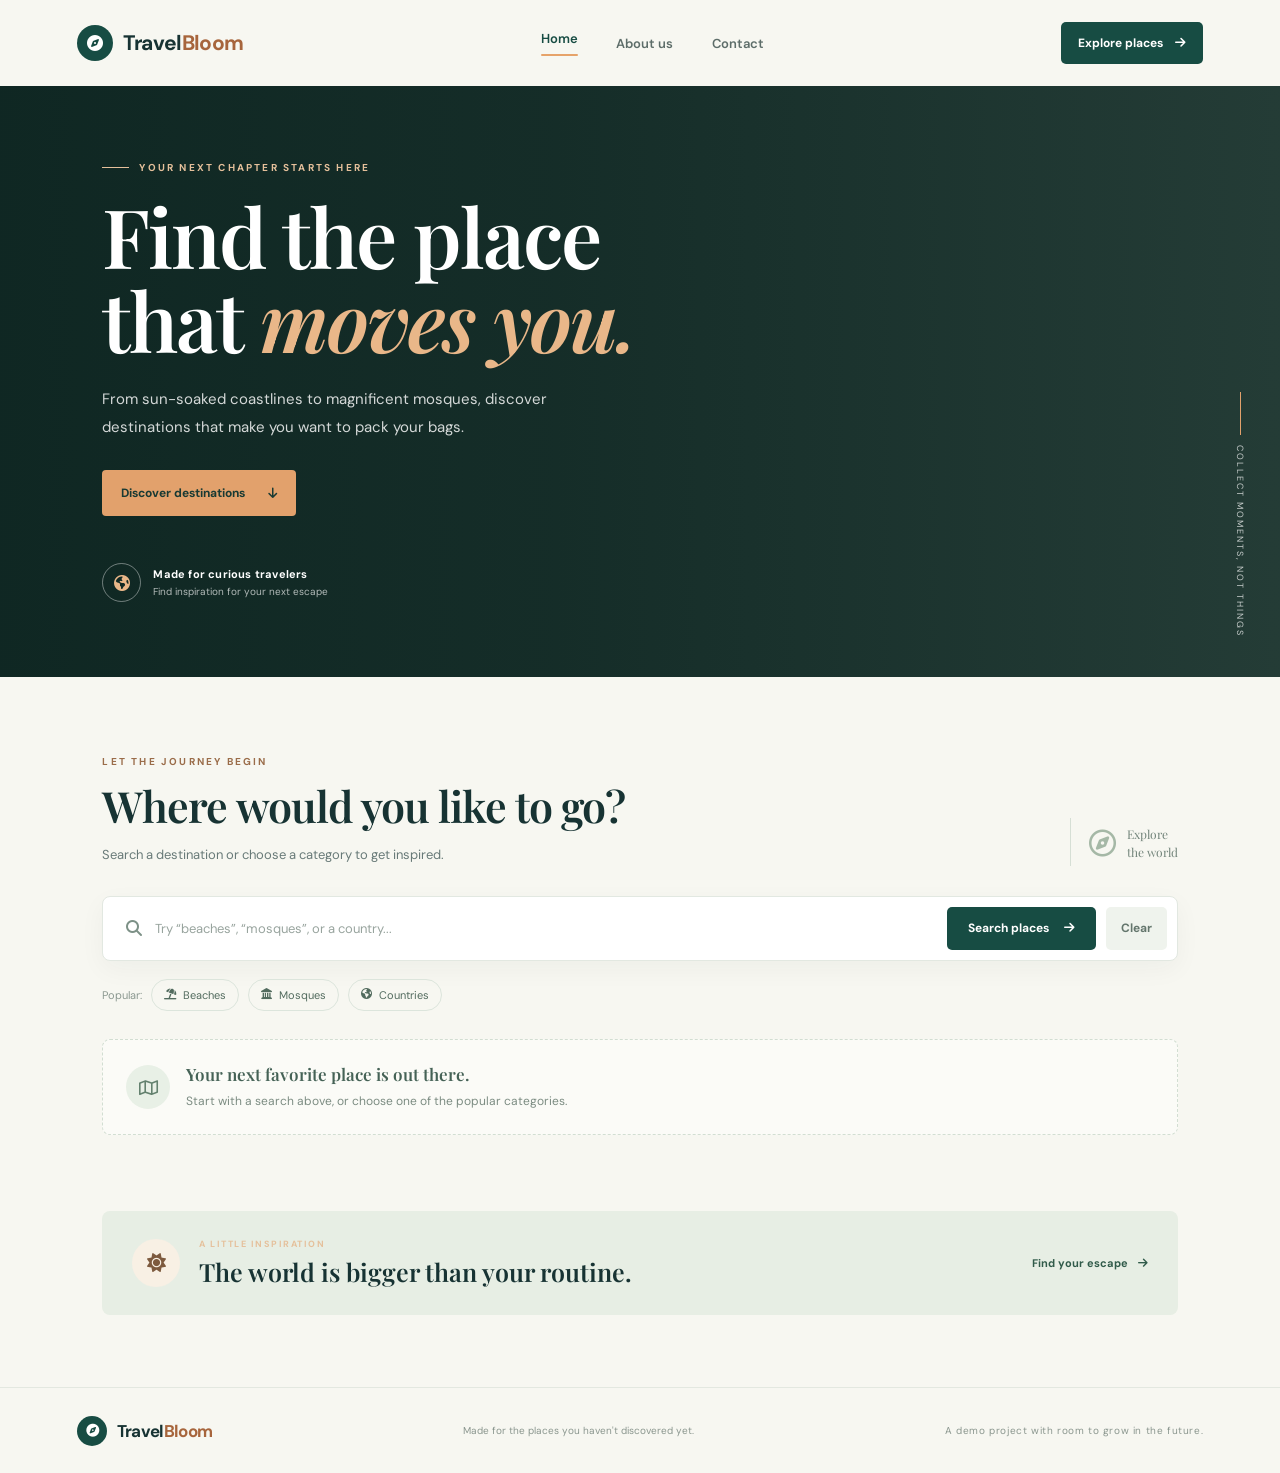
<file: index.html>
<!DOCTYPE html>
<html lang="en">
<head>
  <meta charset="UTF-8">
  <meta name="viewport" content="width=device-width, initial-scale=1.0">
  <meta name="theme-color" content="#102a2a">
  <meta name="description" content="Discover inspiring destinations, beaches, mosques, and cities with TravelBloom.">
  <title>TravelBloom — Find your next escape</title>
  <link rel="preconnect" href="https://fonts.googleapis.com">
  <link rel="preconnect" href="https://fonts.gstatic.com" crossorigin>
  <link href="https://fonts.googleapis.com/css2?family=DM+Sans:wght@400;500;600;700&family=Playfair+Display:wght@600;700&display=swap" rel="stylesheet">
  <link rel="stylesheet" href="style.css">
  <link rel="stylesheet" href="https://cdnjs.cloudflare.com/ajax/libs/font-awesome/6.5.2/css/all.min.css">
</head>
<body>
  <div class="page-shell">
    <header class="site-header">
      <a class="brand" href="index.html" aria-label="TravelBloom home">
        <span class="brand-mark"><i class="fa-solid fa-compass"></i></span>
        <span>Travel<span class="brand-accent">Bloom</span></span>
      </a>

      <button class="menu-toggle" id="menuToggle" type="button" aria-label="Toggle navigation" aria-expanded="false">
        <i class="fa-solid fa-bars"></i>
      </button>

      <nav class="main-nav" id="mainNav" aria-label="Main navigation">
        <a class="nav-link active" href="index.html">Home</a>
        <a class="nav-link" href="about.html">About us</a>
        <a class="nav-link" href="contact.html">Contact</a>
      </nav>

      <a class="header-cta" href="#discover">Explore places <i class="fa-solid fa-arrow-right"></i></a>
    </header>

    <main>
      <section class="hero" aria-labelledby="heroTitle">
        <div class="hero-overlay"></div>
        <div class="hero-content">
          <p class="eyebrow"><span class="eyebrow-line"></span> YOUR NEXT CHAPTER STARTS HERE</p>
          <h1 id="heroTitle">Find the place<br>that <em>moves you.</em></h1>
          <p class="hero-copy">From sun-soaked coastlines to magnificent mosques, discover destinations that make you want to pack your bags.</p>
          <a class="primary-button" href="#discover">Discover destinations <i class="fa-solid fa-arrow-down"></i></a>
          <div class="hero-note">
            <span class="note-icon"><i class="fa-solid fa-earth-americas"></i></span>
            <span><strong>Made for curious travelers</strong><small>Find inspiration for your next escape</small></span>
          </div>
        </div>
        <div class="hero-side-label"><span></span> COLLECT MOMENTS, NOT THINGS</div>
      </section>

      <section class="discovery-section" id="discover" aria-labelledby="discoverTitle">
        <div class="section-heading">
          <div>
            <p class="eyebrow eyebrow-dark">LET THE JOURNEY BEGIN</p>
            <h2 id="discoverTitle">Where would you like to go?</h2>
            <p class="section-subtitle">Search a destination or choose a category to get inspired.</p>
          </div>
          <div class="heading-stamp"><i class="fa-regular fa-compass"></i><span>Explore<br>the world</span></div>
        </div>

        <form class="search-panel" id="searchForm">
          <label class="search-field" for="conditionInput">
            <i class="fa-solid fa-magnifying-glass" aria-hidden="true"></i>
            <span class="visually-hidden">Search destinations</span>
            <input type="search" id="conditionInput" placeholder="Try “beaches”, “mosques”, or a country..." autocomplete="off">
          </label>
          <button class="search-button" id="btnSearch" type="submit">Search places <i class="fa-solid fa-arrow-right"></i></button>
          <button class="clear-button" id="btnClear" type="button">Clear</button>
        </form>

        <div class="quick-searches" aria-label="Popular searches">
          <span>Popular:</span>
          <button type="button" class="search-chip" data-query="beaches"><i class="fa-solid fa-umbrella-beach"></i> Beaches</button>
          <button type="button" class="search-chip" data-query="mosques"><i class="fa-solid fa-landmark"></i> Mosques</button>
          <button type="button" class="search-chip" data-query="countries"><i class="fa-solid fa-earth-americas"></i> Countries</button>
        </div>

        <div class="results-area" id="resultsArea" aria-live="polite">
          <div class="results-message" id="resultsMessage">
            <span class="message-icon"><i class="fa-regular fa-map"></i></span>
            <div><strong>Your next favorite place is out there.</strong><p>Start with a search above, or choose one of the popular categories.</p></div>
          </div>
          <div class="results-container" id="resultsContainer"></div>
        </div>
      </section>

      <section class="inspiration-strip" aria-label="Travel inspiration">
        <div class="strip-icon"><i class="fa-solid fa-sun"></i></div>
        <div><p class="eyebrow">A LITTLE INSPIRATION</p><h2>The world is bigger than your routine.</h2></div>
        <a href="#discover">Find your escape <i class="fa-solid fa-arrow-right"></i></a>
      </section>
    </main>

    <footer class="site-footer">
      <a class="brand footer-brand" href="index.html"><span class="brand-mark"><i class="fa-solid fa-compass"></i></span><span>Travel<span class="brand-accent">Bloom</span></span></a>
      <p>Made for the places you haven't discovered yet.</p>
      <span class="footer-credit">A demo project with room to grow in the future.</span>
    </footer>
  </div>
  <script src="travel_recommendation.js"></script>
</body>
</html>
</file>
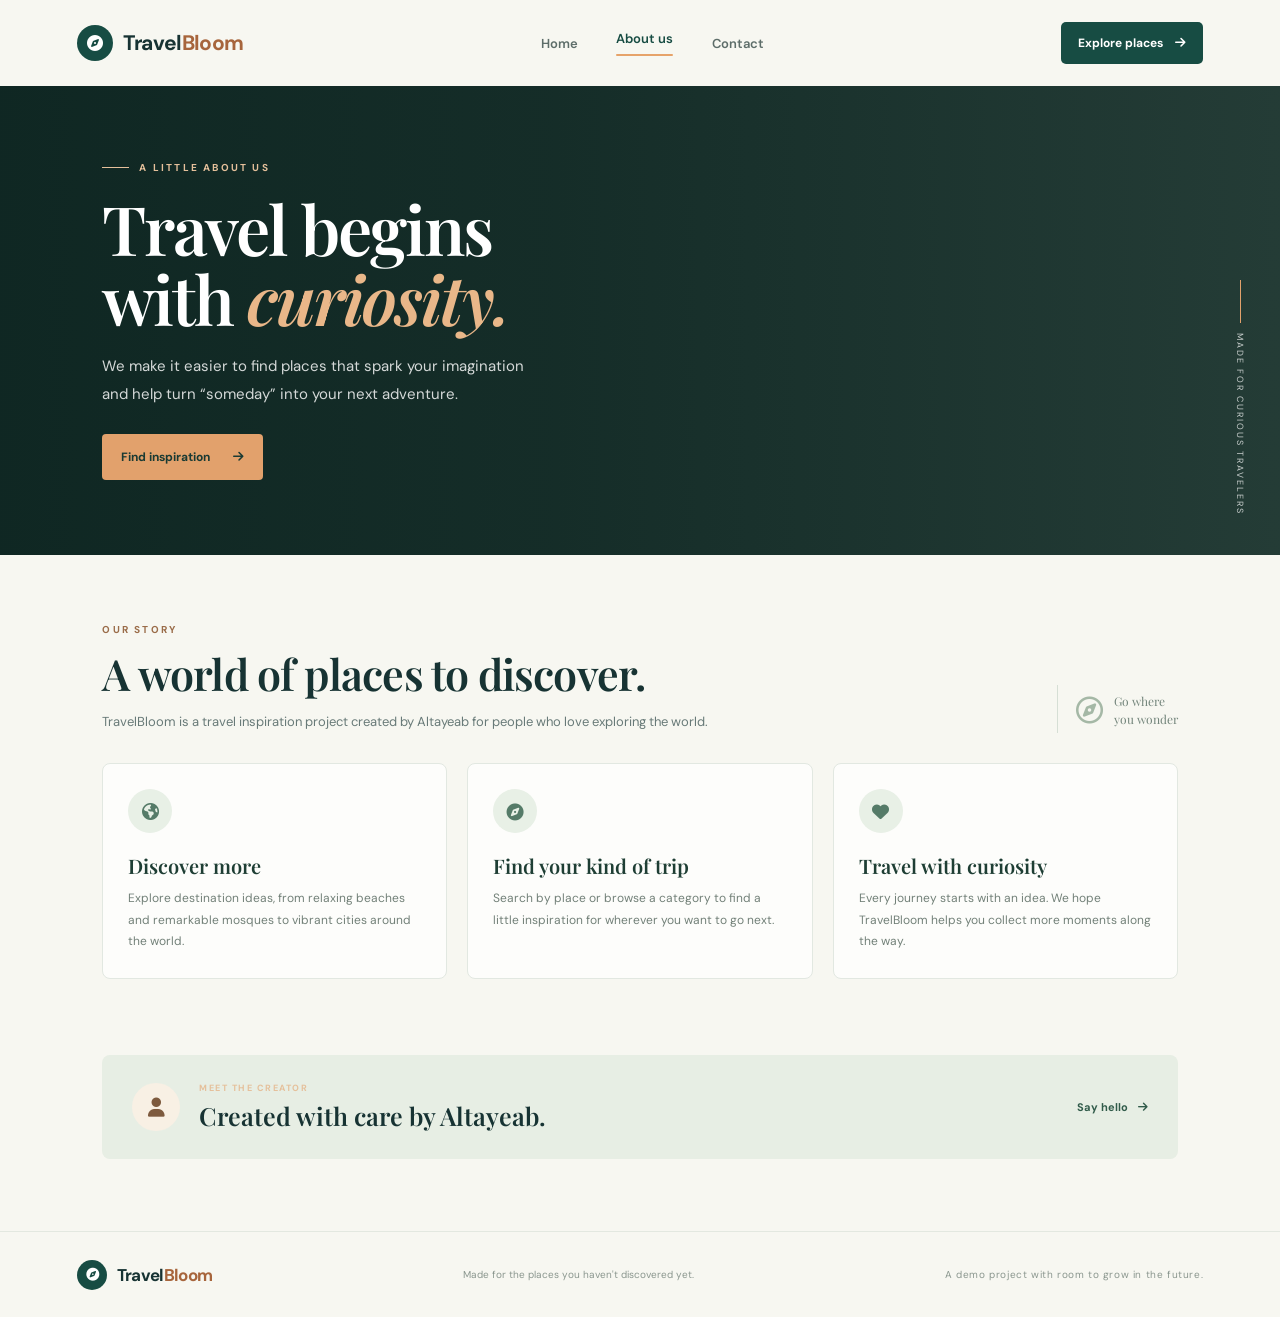
<file: about.html>
<!DOCTYPE html>
<html lang="en">
<head>
  <meta charset="UTF-8">
  <meta name="viewport" content="width=device-width, initial-scale=1.0">
  <meta name="theme-color" content="#102a2a">
  <meta name="description" content="Learn about TravelBloom, a travel inspiration project created by Altayeab.">
  <title>About us — TravelBloom</title>
  <link rel="preconnect" href="https://fonts.googleapis.com">
  <link rel="preconnect" href="https://fonts.gstatic.com" crossorigin>
  <link href="https://fonts.googleapis.com/css2?family=DM+Sans:wght@400;500;600;700&family=Playfair+Display:wght@600;700&display=swap" rel="stylesheet">
  <link rel="stylesheet" href="style.css">
  <link rel="stylesheet" href="https://cdnjs.cloudflare.com/ajax/libs/font-awesome/6.5.2/css/all.min.css">
</head>
<body>
  <div class="page-shell">
    <header class="site-header">
      <a class="brand" href="index.html" aria-label="TravelBloom home">
        <span class="brand-mark"><i class="fa-solid fa-compass"></i></span>
        <span>Travel<span class="brand-accent">Bloom</span></span>
      </a>
      <button class="menu-toggle" id="menuToggle" type="button" aria-label="Toggle navigation" aria-expanded="false">
        <i class="fa-solid fa-bars"></i>
      </button>
      <nav class="main-nav" id="mainNav" aria-label="Main navigation">
        <a class="nav-link" href="index.html">Home</a>
        <a class="nav-link active" href="about.html" aria-current="page">About us</a>
        <a class="nav-link" href="contact.html">Contact</a>
      </nav>
      <a class="header-cta" href="index.html#discover">Explore places <i class="fa-solid fa-arrow-right"></i></a>
    </header>

    <main>
      <section class="hero page-hero" aria-labelledby="aboutTitle">
        <div class="hero-overlay"></div>
        <div class="hero-content">
          <p class="eyebrow"><span class="eyebrow-line"></span> A LITTLE ABOUT US</p>
          <h1 id="aboutTitle">Travel begins<br>with <em>curiosity.</em></h1>
          <p class="hero-copy">We make it easier to find places that spark your imagination and help turn “someday” into your next adventure.</p>
          <a class="primary-button" href="index.html#discover">Find inspiration <i class="fa-solid fa-arrow-right"></i></a>
        </div>
        <div class="hero-side-label"><span></span> MADE FOR CURIOUS TRAVELERS</div>
      </section>

      <section class="discovery-section about-content" aria-labelledby="storyTitle">
        <div class="section-heading">
          <div>
            <p class="eyebrow eyebrow-dark">OUR STORY</p>
            <h2 id="storyTitle">A world of places to discover.</h2>
            <p class="section-subtitle">TravelBloom is a travel inspiration project created by Altayeab for people who love exploring the world.</p>
          </div>
          <div class="heading-stamp"><i class="fa-regular fa-compass"></i><span>Go where<br>you wonder</span></div>
        </div>

        <div class="about-grid">
          <article class="about-card">
            <span class="about-card-icon"><i class="fa-solid fa-earth-americas"></i></span>
            <h3>Discover more</h3>
            <p>Explore destination ideas, from relaxing beaches and remarkable mosques to vibrant cities around the world.</p>
          </article>
          <article class="about-card">
            <span class="about-card-icon"><i class="fa-solid fa-compass"></i></span>
            <h3>Find your kind of trip</h3>
            <p>Search by place or browse a category to find a little inspiration for wherever you want to go next.</p>
          </article>
          <article class="about-card">
            <span class="about-card-icon"><i class="fa-solid fa-heart"></i></span>
            <h3>Travel with curiosity</h3>
            <p>Every journey starts with an idea. We hope TravelBloom helps you collect more moments along the way.</p>
          </article>
        </div>
      </section>

      <section class="inspiration-strip about-founder" aria-label="About the creator">
        <div class="strip-icon"><i class="fa-solid fa-user"></i></div>
        <div><p class="eyebrow">MEET THE CREATOR</p><h2>Created with care by Altayeab.</h2></div>
        <a href="contact.html">Say hello <i class="fa-solid fa-arrow-right"></i></a>
      </section>
    </main>

    <footer class="site-footer">
      <a class="brand footer-brand" href="index.html"><span class="brand-mark"><i class="fa-solid fa-compass"></i></span><span>Travel<span class="brand-accent">Bloom</span></span></a>
      <p>Made for the places you haven't discovered yet.</p>
      <span class="footer-credit">A demo project with room to grow in the future.</span>
    </footer>
  </div>
  <script>
    const menuToggle = document.getElementById("menuToggle");
    const mainNav = document.getElementById("mainNav");
    menuToggle.addEventListener("click", () => {
      const isOpen = mainNav.classList.toggle("is-open");
      menuToggle.setAttribute("aria-expanded", String(isOpen));
      menuToggle.innerHTML = isOpen
        ? '<i class="fa-solid fa-xmark"></i>'
        : '<i class="fa-solid fa-bars"></i>';
    });
  </script>
</body>
</html>
</file>
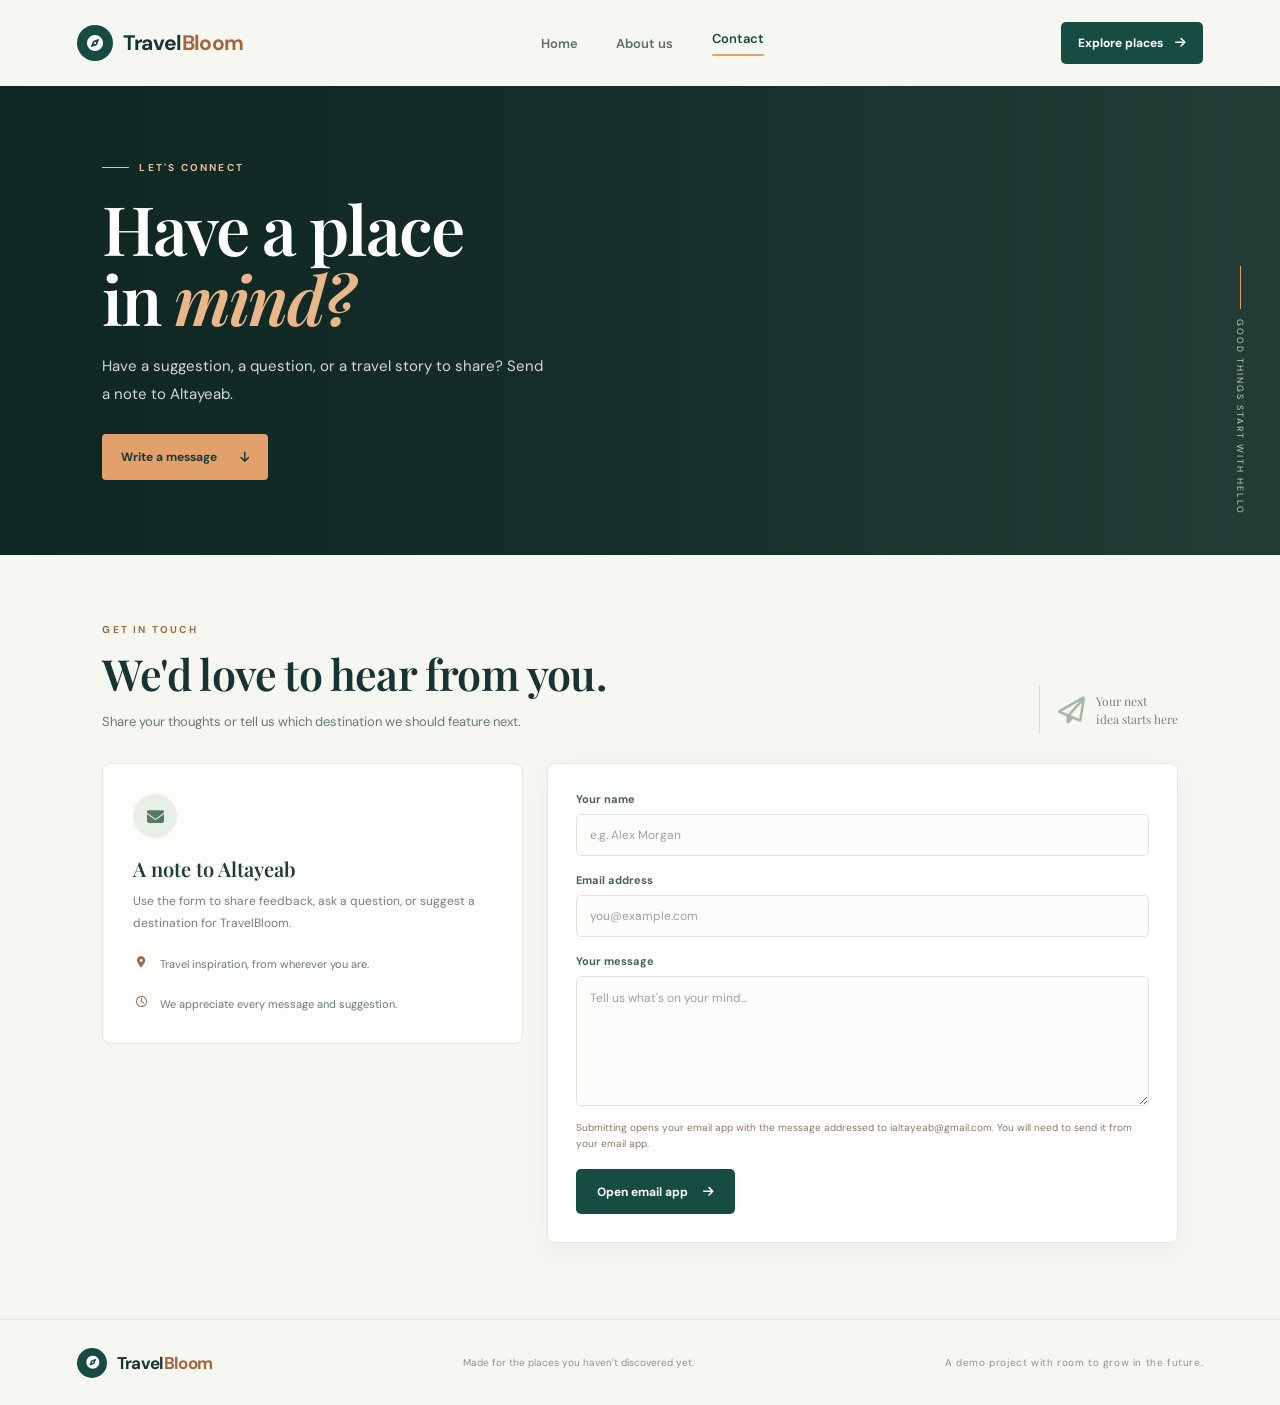
<file: contact.html>
<!DOCTYPE html>
<html lang="en">
<head>
  <meta charset="UTF-8">
  <meta name="viewport" content="width=device-width, initial-scale=1.0">
  <meta name="theme-color" content="#102a2a">
  <meta name="description" content="Get in touch with Altayeab about TravelBloom and your travel inspiration.">
  <title>Contact — TravelBloom</title>
  <link rel="preconnect" href="https://fonts.googleapis.com">
  <link rel="preconnect" href="https://fonts.gstatic.com" crossorigin>
  <link href="https://fonts.googleapis.com/css2?family=DM+Sans:wght@400;500;600;700&family=Playfair+Display:wght@600;700&display=swap" rel="stylesheet">
  <link rel="stylesheet" href="style.css">
  <link rel="stylesheet" href="https://cdnjs.cloudflare.com/ajax/libs/font-awesome/6.5.2/css/all.min.css">
</head>
<body>
  <div class="page-shell">
    <header class="site-header">
      <a class="brand" href="index.html" aria-label="TravelBloom home">
        <span class="brand-mark"><i class="fa-solid fa-compass"></i></span>
        <span>Travel<span class="brand-accent">Bloom</span></span>
      </a>
      <button class="menu-toggle" id="menuToggle" type="button" aria-label="Toggle navigation" aria-expanded="false">
        <i class="fa-solid fa-bars"></i>
      </button>
      <nav class="main-nav" id="mainNav" aria-label="Main navigation">
        <a class="nav-link" href="index.html">Home</a>
        <a class="nav-link" href="about.html">About us</a>
        <a class="nav-link active" href="contact.html" aria-current="page">Contact</a>
      </nav>
      <a class="header-cta" href="index.html#discover">Explore places <i class="fa-solid fa-arrow-right"></i></a>
    </header>

    <main>
      <section class="hero page-hero contact-hero" aria-labelledby="contactTitle">
        <div class="hero-overlay"></div>
        <div class="hero-content">
          <p class="eyebrow"><span class="eyebrow-line"></span> LET'S CONNECT</p>
          <h1 id="contactTitle">Have a place<br>in <em>mind?</em></h1>
          <p class="hero-copy">Have a suggestion, a question, or a travel story to share? Send a note to Altayeab.</p>
          <a class="primary-button" href="#contactForm">Write a message <i class="fa-solid fa-arrow-down"></i></a>
        </div>
        <div class="hero-side-label"><span></span> GOOD THINGS START WITH HELLO</div>
      </section>

      <section class="discovery-section contact-content" aria-labelledby="contactHeading">
        <div class="section-heading">
          <div>
            <p class="eyebrow eyebrow-dark">GET IN TOUCH</p>
            <h2 id="contactHeading">We'd love to hear from you.</h2>
            <p class="section-subtitle">Share your thoughts or tell us which destination we should feature next.</p>
          </div>
          <div class="heading-stamp"><i class="fa-regular fa-paper-plane"></i><span>Your next<br>idea starts here</span></div>
        </div>

        <div class="contact-layout">
          <aside class="contact-note">
            <span class="about-card-icon"><i class="fa-solid fa-envelope"></i></span>
            <h3>A note to Altayeab</h3>
            <p>Use the form to share feedback, ask a question, or suggest a destination for TravelBloom.</p>
            <div class="contact-detail"><i class="fa-solid fa-location-dot"></i><span>Travel inspiration, from wherever you are.</span></div>
            <div class="contact-detail"><i class="fa-regular fa-clock"></i><span>We appreciate every message and suggestion.</span></div>
          </aside>

          <form class="contact-form" id="contactForm">
            <div class="form-field">
              <label for="contactName">Your name</label>
              <input id="contactName" name="name" type="text" placeholder="e.g. Alex Morgan" autocomplete="name" required>
            </div>
            <div class="form-field">
              <label for="contactEmail">Email address</label>
              <input id="contactEmail" name="email" type="email" placeholder="you@example.com" autocomplete="email" required>
            </div>
            <div class="form-field">
              <label for="contactMessage">Your message</label>
              <textarea id="contactMessage" name="message" rows="5" placeholder="Tell us what's on your mind..." required></textarea>
            </div>
            <p class="form-note">Submitting opens your email app with the message addressed to ialtayeab@gmail.com. You will need to send it from your email app.</p>
            <button class="search-button contact-submit" type="submit">Open email app <i class="fa-solid fa-arrow-right"></i></button>
            <p class="form-status" id="formStatus" role="status" hidden></p>
          </form>
        </div>
      </section>
    </main>

    <footer class="site-footer">
      <a class="brand footer-brand" href="index.html"><span class="brand-mark"><i class="fa-solid fa-compass"></i></span><span>Travel<span class="brand-accent">Bloom</span></span></a>
      <p>Made for the places you haven't discovered yet.</p>
      <span class="footer-credit">A demo project with room to grow in the future.</span>
    </footer>
  </div>
  <script>
    const menuToggle = document.getElementById("menuToggle");
    const mainNav = document.getElementById("mainNav");
    menuToggle.addEventListener("click", () => {
      const isOpen = mainNav.classList.toggle("is-open");
      menuToggle.setAttribute("aria-expanded", String(isOpen));
      menuToggle.innerHTML = isOpen
        ? '<i class="fa-solid fa-xmark"></i>'
        : '<i class="fa-solid fa-bars"></i>';
    });

    document.getElementById("contactForm").addEventListener("submit", event => {
      event.preventDefault();
      const form = event.currentTarget;
      const formData = new FormData(form);
      const subject = `TravelBloom message from ${formData.get("name")}`;
      const body = [
        `Name: ${formData.get("name")}`,
        `Email: ${formData.get("email")}`,
        "",
        "Message:",
        formData.get("message")
      ].join("\n");
      const formStatus = document.getElementById("formStatus");
      formStatus.textContent = "Your email app should open with the message prepared. Review it and press Send to deliver it.";
      formStatus.hidden = false;
      window.location.href = `mailto:ialtayeab@gmail.com?subject=${encodeURIComponent(subject)}&body=${encodeURIComponent(body)}`;
    });
  </script>
</body>
</html>
</file>
<file: style.css>
/* TravelBloom UI refresh — responsive styles */
:root {
  --ink: #173333;
  --muted: #687a78;
  --green: #174c43;
  --green-dark: #102f2b;
  --mint: #d9e9dc;
  --orange: #e6a36a;
  --paper: #f7f7f1;
  --white: #ffffff;
  --border: #e2e8e1;
  --shadow: 0 18px 55px rgba(20, 48, 43, .10);
}
* { box-sizing: border-box; }
html { scroll-behavior: smooth; scroll-padding-top: 16px; }
body {
  margin: 0;
  color: var(--ink);
  background: var(--paper);
  font-family: "DM Sans", Arial, sans-serif;
  -webkit-font-smoothing: antialiased;
}
a { color: inherit; text-decoration: none; }
button, input { font: inherit; }
button, a { -webkit-tap-highlight-color: transparent; }
button:focus-visible, a:focus-visible, input:focus-visible { outline: 3px solid #e6a36a; outline-offset: 3px; }
.page-shell { width: min(1440px, 100%); margin: 0 auto; overflow: hidden; background: var(--paper); }
.site-header {
  min-height: 86px; padding: 0 clamp(22px, 6vw, 88px); display: flex; align-items: center;
  justify-content: space-between; gap: 28px; background: rgba(247, 247, 241, .97);
}
.brand { display: inline-flex; align-items: center; gap: 10px; font-weight: 700; font-size: 21px; letter-spacing: -.7px; white-space: nowrap; }
.brand-mark { display: grid; place-items: center; width: 36px; height: 36px; border-radius: 50%; color: white; background: var(--green); font-size: 16px; }
.brand-accent { color: #a7653c; }
.main-nav { display: flex; align-items: center; gap: clamp(18px, 3vw, 40px); }
.nav-link { color: #5d6d69; font-size: 13px; font-weight: 600; transition: color .2s; }
.nav-link:hover, .nav-link.active { color: var(--green); }
.nav-link.active::after { content: ""; display: block; height: 2px; margin-top: 7px; background: var(--orange); border-radius: 2px; }
.header-cta { display: inline-flex; align-items: center; gap: 12px; background: var(--green); color: white; padding: 13px 17px; border-radius: 5px; font-size: 12px; font-weight: 700; transition: background .2s, transform .2s; }
.header-cta:hover, .primary-button:hover, .search-button:hover { background: #236657; transform: translateY(-1px); }
.menu-toggle { display: none; place-items: center; width: 44px; height: 44px; border: 0; border-radius: 5px; background: transparent; color: var(--ink); font-size: 21px; cursor: pointer; }
.menu-toggle:hover { background: #eaf0e8; }

.hero {
  min-height: 590px; position: relative; display: flex; align-items: center; padding: 75px clamp(22px, 8vw, 118px);
  color: white; isolation: isolate; background: #263e38 url("https://images.unsplash.com/photo-1476514525535-07fb3b4ae5f1?auto=format&fit=crop&w=2200&q=85") center 53%/cover no-repeat;
}
.hero-overlay { position: absolute; inset: 0; z-index: -1; background: linear-gradient(90deg, rgba(12, 36, 32, .88) 0%, rgba(12, 36, 32, .66) 43%, rgba(12, 36, 32, .08) 100%); }
.hero-content { max-width: 620px; position: relative; z-index: 1; }
.eyebrow { display: flex; align-items: center; gap: 10px; margin: 0 0 19px; color: #e5c09b; font-size: 10px; font-weight: 700; letter-spacing: 2.2px; }
.eyebrow-line { display: inline-block; width: 27px; height: 1px; background: #e5c09b; }
.hero h1 { margin: 0; font-family: "Playfair Display", Georgia, serif; font-size: clamp(48px, 6.4vw, 82px); line-height: 1.03; letter-spacing: -2px; font-weight: 600; }
.hero h1 em { color: #e9b789; font-weight: 600; }
.hero-copy { max-width: 445px; margin: 24px 0 29px; color: rgba(255,255,255,.82); font-size: 15px; line-height: 1.85; }
.primary-button { display: inline-flex; align-items: center; gap: 23px; padding: 15px 19px; border-radius: 4px; background: #e2a16c; color: #193a33; font-size: 12px; font-weight: 700; transition: .2s; }
.primary-button:hover { background: #f0b47e; color: #193a33; }
.hero-note { display: flex; align-items: center; gap: 12px; margin-top: 47px; }
.note-icon { display: grid; place-items: center; width: 39px; height: 39px; border: 1px solid rgba(255,255,255,.4); border-radius: 50%; color: #e9b789; }
.hero-note strong, .hero-note small { display: block; }
.hero-note strong { font-size: 11px; letter-spacing: .2px; }
.hero-note small { margin-top: 4px; color: rgba(255,255,255,.68); font-size: 10px; }
.hero-side-label { position: absolute; right: 34px; bottom: 40px; display: flex; align-items: center; gap: 10px; color: rgba(255,255,255,.75); font-size: 9px; letter-spacing: 2px; writing-mode: vertical-rl; }
.hero-side-label span { width: 1px; height: 43px; background: #e2a16c; }

.discovery-section { padding: 78px clamp(22px, 8vw, 118px) 76px; }
.section-heading { display: flex; align-items: end; justify-content: space-between; gap: 24px; margin-bottom: 30px; }
.eyebrow-dark { color: #9a6c49; margin-bottom: 12px; }
.section-heading h2 { margin: 0; font-family: "Playfair Display", Georgia, serif; font-size: clamp(30px, 4vw, 43px); line-height: 1.2; letter-spacing: -.8px; font-weight: 600; }
.section-subtitle { margin: 12px 0 0; color: var(--muted); font-size: 13px; line-height: 1.7; }
.heading-stamp { display: flex; align-items: center; gap: 11px; color: #a5b8a6; padding: 8px 0 5px 18px; border-left: 1px solid #d6dfd5; }
.heading-stamp i { font-size: 27px; }
.heading-stamp span { color: #73857b; font-family: "Playfair Display", Georgia, serif; font-size: 12px; line-height: 1.45; }

.search-panel { display: flex; gap: 10px; padding: 10px; background: white; border: 1px solid var(--border); border-radius: 8px; box-shadow: 0 8px 26px rgba(27, 55, 47, .045); }
.search-field { flex: 1; display: flex; align-items: center; gap: 13px; min-width: 0; padding: 0 13px; color: #7d9187; }
.search-field i { font-size: 16px; }
.search-field input { width: 100%; min-width: 0; padding: 13px 0; color: var(--ink); border: 0; outline: 0; background: transparent; font-size: 13px; }
.search-field input::placeholder { color: #98a49e; }
.search-button, .clear-button { display: inline-flex; align-items: center; justify-content: center; gap: 15px; border: 0; border-radius: 5px; cursor: pointer; font-size: 12px; font-weight: 700; transition: .2s; }
.search-button { padding: 0 21px; color: white; background: var(--green); }
.clear-button { padding: 0 15px; color: #64766d; background: #eff3ed; }
.clear-button:hover { background: #e3eae2; }
.quick-searches { display: flex; align-items: center; flex-wrap: wrap; gap: 9px; margin: 18px 0 28px; color: #8b9890; font-size: 11px; }
.search-chip { display: inline-flex; align-items: center; gap: 7px; border: 1px solid #dce5dc; border-radius: 30px; background: transparent; color: #526b5e; padding: 8px 12px; font-size: 11px; cursor: pointer; transition: .2s; }
.search-chip:hover { border-color: #a8c4ae; background: #eaf1e8; color: var(--green); }
.results-area { min-height: 80px; }
.results-message { display: flex; align-items: center; gap: 16px; padding: 23px; border: 1px dashed #d2ded2; border-radius: 8px; color: #456256; background: rgba(255,255,255,.45); }
.message-icon { display: grid; place-items: center; flex: 0 0 44px; height: 44px; border-radius: 50%; background: #e8f0e6; color: #63816e; font-size: 17px; }
.results-message strong { font-family: "Playfair Display", Georgia, serif; font-size: 17px; font-weight: 600; }
.results-message p { margin: 6px 0 0; color: #7c8c82; font-size: 12px; line-height: 1.6; }
.results-container { display: block; }
.results-grid { display: grid; grid-template-columns: repeat(3, minmax(0, 1fr)); gap: 22px; }
.destination-card { overflow: hidden; min-width: 0; border: 1px solid #e1e7df; border-radius: 8px; background: white; box-shadow: 0 8px 26px rgba(27, 55, 47, .04); transition: transform .22s, box-shadow .22s; animation: cardIn .35s ease both; }
.destination-card:hover { transform: translateY(-5px); box-shadow: var(--shadow); }
.destination-image-wrap { position: relative; height: 210px; overflow: hidden; background: #dfe8df; }
.destination-image { width: 100%; height: 100%; display: block; object-fit: cover; transition: transform .5s; }
.destination-card:hover .destination-image { transform: scale(1.04); }
.destination-tag { position: absolute; left: 13px; top: 13px; padding: 7px 10px; border-radius: 20px; color: #23473b; background: rgba(255,255,255,.92); font-size: 9px; font-weight: 700; letter-spacing: .5px; }
.destination-copy { padding: 18px 18px 20px; }
.destination-copy h3 { margin: 0 0 9px; color: #1e3e34; font-family: "Playfair Display", Georgia, serif; font-size: 21px; font-weight: 600; }
.destination-copy p { margin: 0; color: #728078; font-size: 12px; line-height: 1.75; }
.results-count { margin: 0 0 16px; color: #74867a; font-size: 12px; }
.error-message { border: 1px solid #f0d5c6; background: #fff7f2; color: #8c5337; }
.loading-message { color: #657d70; }

.inspiration-strip { display: flex; align-items: center; gap: 19px; margin: 0 clamp(22px, 8vw, 118px) 72px; padding: 27px 30px; border-radius: 8px; background: #e7eee4; }
.strip-icon { display: grid; place-items: center; flex: 0 0 48px; width: 48px; height: 48px; border-radius: 50%; color: #7d5a3e; background: #f8f0e4; font-size: 19px; }
.inspiration-strip .eyebrow { margin: 0 0 5px; font-size: 9px; letter-spacing: 1.5px; }
.inspiration-strip h2 { margin: 0; font-family: "Playfair Display", Georgia, serif; font-size: clamp(18px, 2.2vw, 25px); font-weight: 600; }
.inspiration-strip > a { display: inline-flex; align-items: center; gap: 10px; margin-left: auto; white-space: nowrap; color: #315b4a; font-size: 11px; font-weight: 700; }
.inspiration-strip > a:hover { color: #a7653c; }
.site-footer { display: flex; align-items: center; justify-content: space-between; gap: 20px; padding: 26px clamp(22px, 6vw, 88px); border-top: 1px solid #e3e8e0; }
.footer-brand { font-size: 17px; }
.footer-brand .brand-mark { width: 30px; height: 30px; font-size: 13px; }
.site-footer p, .footer-credit { color: #8a968e; font-size: 10px; }
.footer-credit { letter-spacing: .6px; }

.page-hero { min-height: 390px; }
.page-hero .hero-content { max-width: 650px; }
.page-hero h1 { font-size: clamp(45px, 5.5vw, 68px); }
.page-hero .hero-copy { margin: 20px 0 25px; }
.about-content, .contact-content { padding-top: 68px; }
.about-grid { display: grid; grid-template-columns: repeat(3, minmax(0, 1fr)); gap: 20px; }
.about-card, .contact-note {
  padding: 25px; border: 1px solid var(--border); border-radius: 8px; background: rgba(255,255,255,.72);
}
.about-card-icon { display: grid; place-items: center; width: 44px; height: 44px; border-radius: 50%; color: #557b68; background: #e8f0e6; font-size: 17px; }
.about-card h3, .contact-note h3 {
  margin: 19px 0 9px; color: #1e3e34; font-family: "Playfair Display", Georgia, serif; font-size: 20px; font-weight: 600;
}
.about-card p, .contact-note > p { margin: 0; color: #728078; font-size: 12px; line-height: 1.8; }
.about-founder { margin-top: 0; }
.contact-layout { display: grid; grid-template-columns: minmax(220px, .8fr) minmax(0, 1.2fr); gap: 24px; align-items: start; }
.contact-note { padding: 30px; }
.contact-note h3 { margin-top: 17px; }
.contact-detail { display: flex; align-items: flex-start; gap: 11px; margin-top: 21px; color: #687a78; font-size: 11px; line-height: 1.65; }
.contact-detail i { width: 16px; margin-top: 2px; color: #9a6c49; text-align: center; }
.contact-form { display: grid; gap: 17px; padding: 28px; border: 1px solid var(--border); border-radius: 8px; background: white; box-shadow: 0 8px 26px rgba(27, 55, 47, .045); }
.form-field { display: grid; gap: 8px; }
.form-field label { color: #486257; font-size: 11px; font-weight: 700; }
.form-field input, .form-field textarea {
  width: 100%; padding: 12px 13px; border: 1px solid #dce5dc; border-radius: 5px; color: var(--ink); background: #fcfdfa; font: inherit; font-size: 12px;
}
.form-field textarea { min-height: 130px; resize: vertical; line-height: 1.65; }
.form-field input::placeholder, .form-field textarea::placeholder { color: #98a49e; }
.form-note { margin: -3px 0 0; color: #8a7662; font-size: 10px; line-height: 1.6; }
.contact-submit { min-height: 45px; justify-self: start; }
.form-status { margin: 0; padding: 12px 14px; border-radius: 5px; color: #79513b; background: #fbf2e9; font-size: 11px; line-height: 1.6; }

.visually-hidden { position: absolute; width: 1px; height: 1px; padding: 0; margin: -1px; overflow: hidden; clip: rect(0,0,0,0); white-space: nowrap; border: 0; }
@keyframes cardIn { from { opacity: 0; transform: translateY(8px); } to { opacity: 1; transform: translateY(0); } }

/* Tablet layout: reduce navigation spacing and move result cards to two columns. */
@media (max-width: 900px) {
  .site-header { gap: 17px; }
  .main-nav { gap: 17px; }
  .header-cta { padding: 12px; }
  .hero { min-height: 560px; }
  .results-grid { grid-template-columns: repeat(2, minmax(0, 1fr)); }
  .destination-image-wrap { height: 190px; }
  .contact-layout { grid-template-columns: minmax(0, .85fr) minmax(0, 1.15fr); gap: 16px; }
  .contact-note, .contact-form { padding: 22px; }
}
/* Mobile layout: collapse navigation, forms, and content into touch-friendly rows. */
@media (max-width: 680px) {
  .site-header { min-height: 72px; flex-wrap: wrap; gap: 8px; padding: 0 16px; }
  .brand { font-size: 19px; }
  .menu-toggle { display: grid; margin-left: auto; }
  .header-cta { display: none; }
  .main-nav { display: none; order: 3; width: 100%; padding: 0 0 14px; }
  .main-nav.is-open { display: grid; grid-template-columns: repeat(3, minmax(0, 1fr)); gap: 6px; }
  .nav-link { padding: 10px 4px; border-radius: 4px; text-align: center; }
  .nav-link:hover, .nav-link.active { background: #eaf0e8; }
  .nav-link.active::after { width: 24px; margin: 5px auto 0; }
  .hero { min-height: 540px; padding: 54px 22px; background-position: 58% center; }
  .page-hero { min-height: 420px; }
  .page-hero .hero-content { max-width: 100%; }
  .page-hero h1 { font-size: clamp(42px, 11vw, 58px); }
  .about-content, .contact-content { padding-top: 55px; }
  .about-grid, .contact-layout { grid-template-columns: 1fr; }
  .about-grid { gap: 13px; }
  .about-card { padding: 22px; }
  .contact-note, .contact-form { padding: 22px; }
  .contact-submit { width: 100%; }
  .form-field input, .form-field textarea { font-size: 16px; }
  .hero-overlay { background: linear-gradient(90deg, rgba(12, 36, 32, .88), rgba(12, 36, 32, .48)); }
  .hero h1 { font-size: clamp(46px, 12vw, 67px); letter-spacing: -1.5px; }
  .hero-copy { font-size: 14px; }
  .hero-note { margin-top: 35px; }
  .hero-side-label { display: none; }
  .discovery-section { padding: 55px 20px; }
  .section-heading { align-items: start; }
  .heading-stamp { display: none; }
  .search-panel { flex-wrap: wrap; gap: 8px; padding: 9px; }
  .search-field { flex-basis: 100%; padding: 0 10px; }
  .search-field input { padding: 12px 0; }
  .search-button { flex: 1; min-height: 44px; }
  .clear-button { min-height: 44px; }
  .results-grid { grid-template-columns: 1fr; gap: 16px; }
  .destination-image-wrap { height: 220px; }
  .inspiration-strip { align-items: flex-start; flex-wrap: wrap; margin: 0 20px 48px; padding: 22px; }
  .strip-icon { flex-basis: 42px; width: 42px; height: 42px; }
  .inspiration-strip > div:nth-child(2) { flex: 1; min-width: 0; }
  .inspiration-strip > a { margin-left: 61px; }
  .site-footer { flex-wrap: wrap; padding: 23px 20px; }
  .site-footer p { order: 3; flex-basis: 100%; margin: 0; }
  .footer-credit { max-width: 150px; text-align: right; line-height: 1.6; }
}
/* Compact phones: trim outer spacing and keep small-screen copy readable. */
@media (max-width: 380px) {
  .site-header { padding-right: 12px; padding-left: 12px; }
  .brand { gap: 7px; font-size: 18px; }
  .brand-mark { width: 33px; height: 33px; }
  .hero { padding-right: 18px; padding-left: 18px; }
  .hero h1 { font-size: 44px; }
  .discovery-section { padding-right: 16px; padding-left: 16px; }
  .section-heading h2 { font-size: 29px; }
  .results-message { align-items: flex-start; gap: 12px; padding: 17px; }
  .message-icon { flex-basis: 38px; height: 38px; }
  .results-message strong { font-size: 16px; }
  .inspiration-strip { margin-right: 16px; margin-left: 16px; padding: 18px; }
  .inspiration-strip > a { margin-left: 0; }
  .site-footer { padding-right: 16px; padding-left: 16px; }
}
@media (prefers-reduced-motion: reduce) {
  *, *::before, *::after { scroll-behavior: auto !important; animation-duration: .01ms !important; animation-iteration-count: 1 !important; transition-duration: .01ms !important; }
}
</file>
